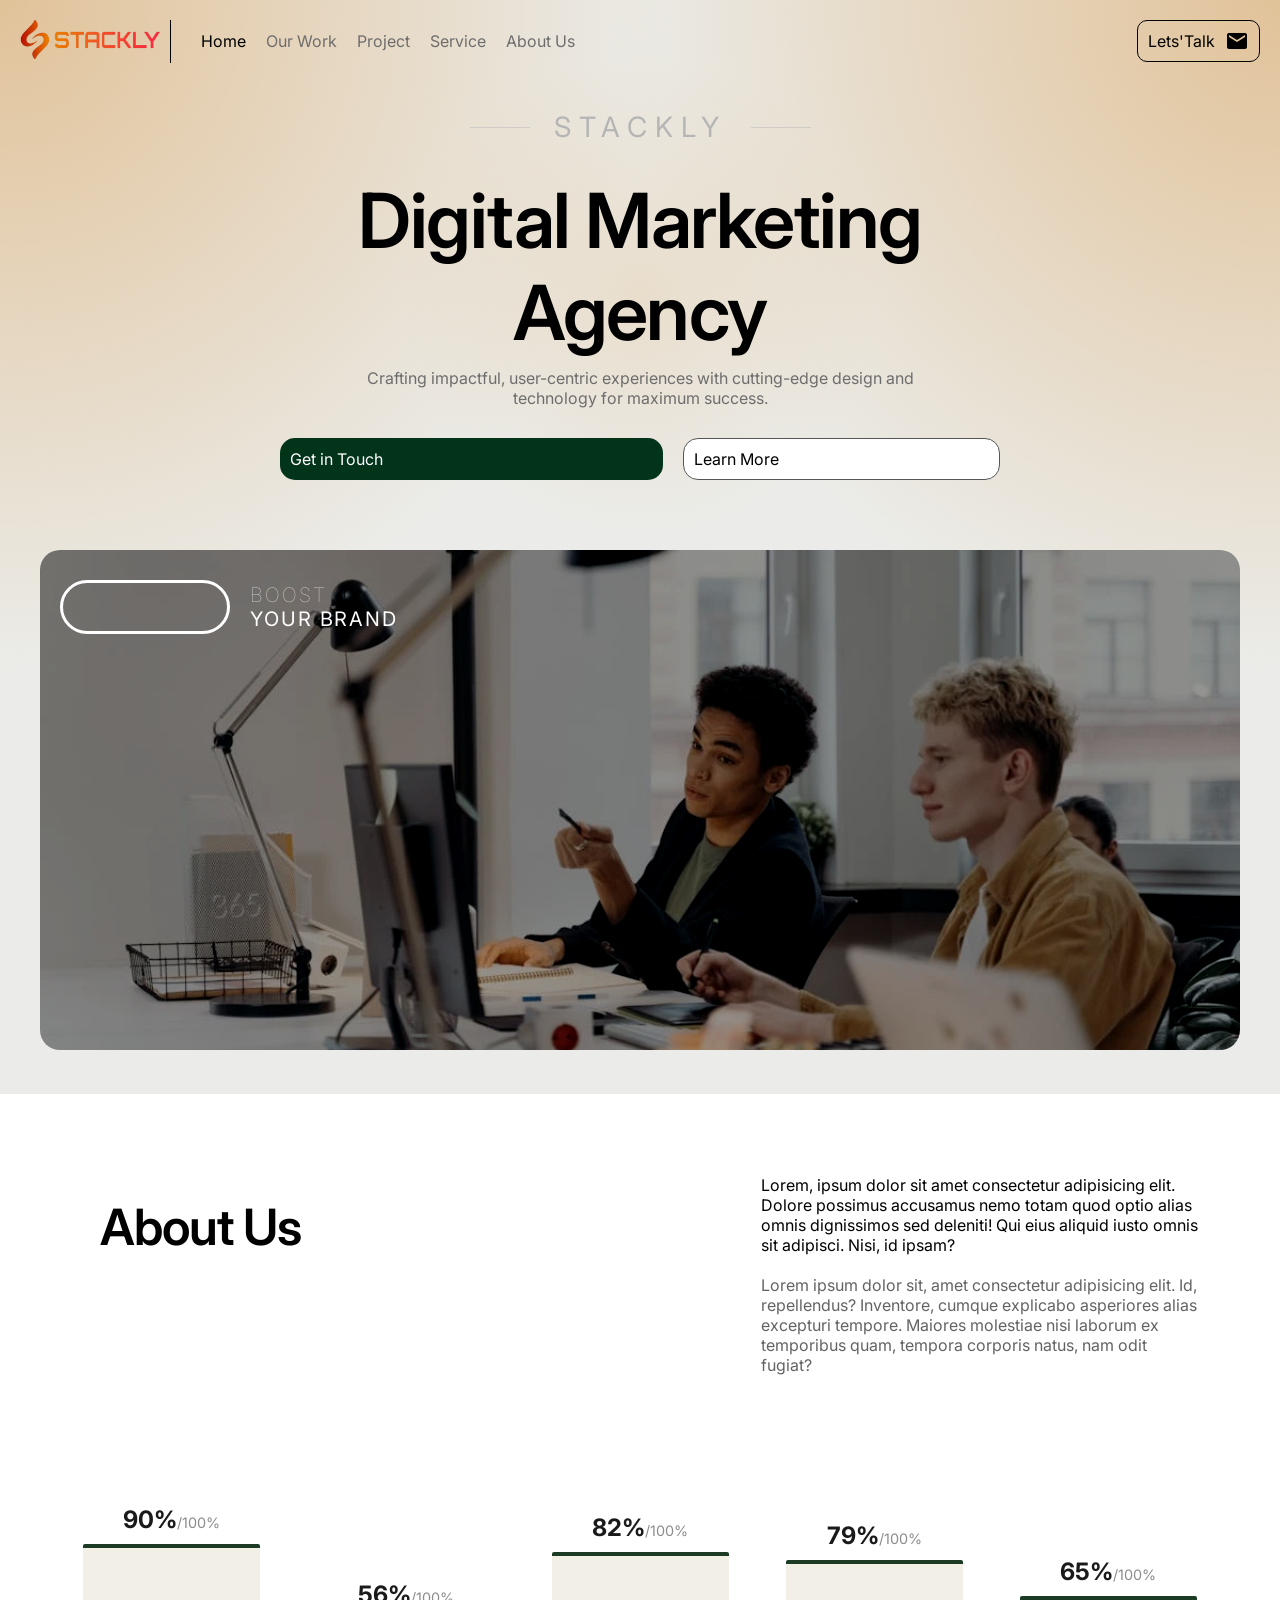
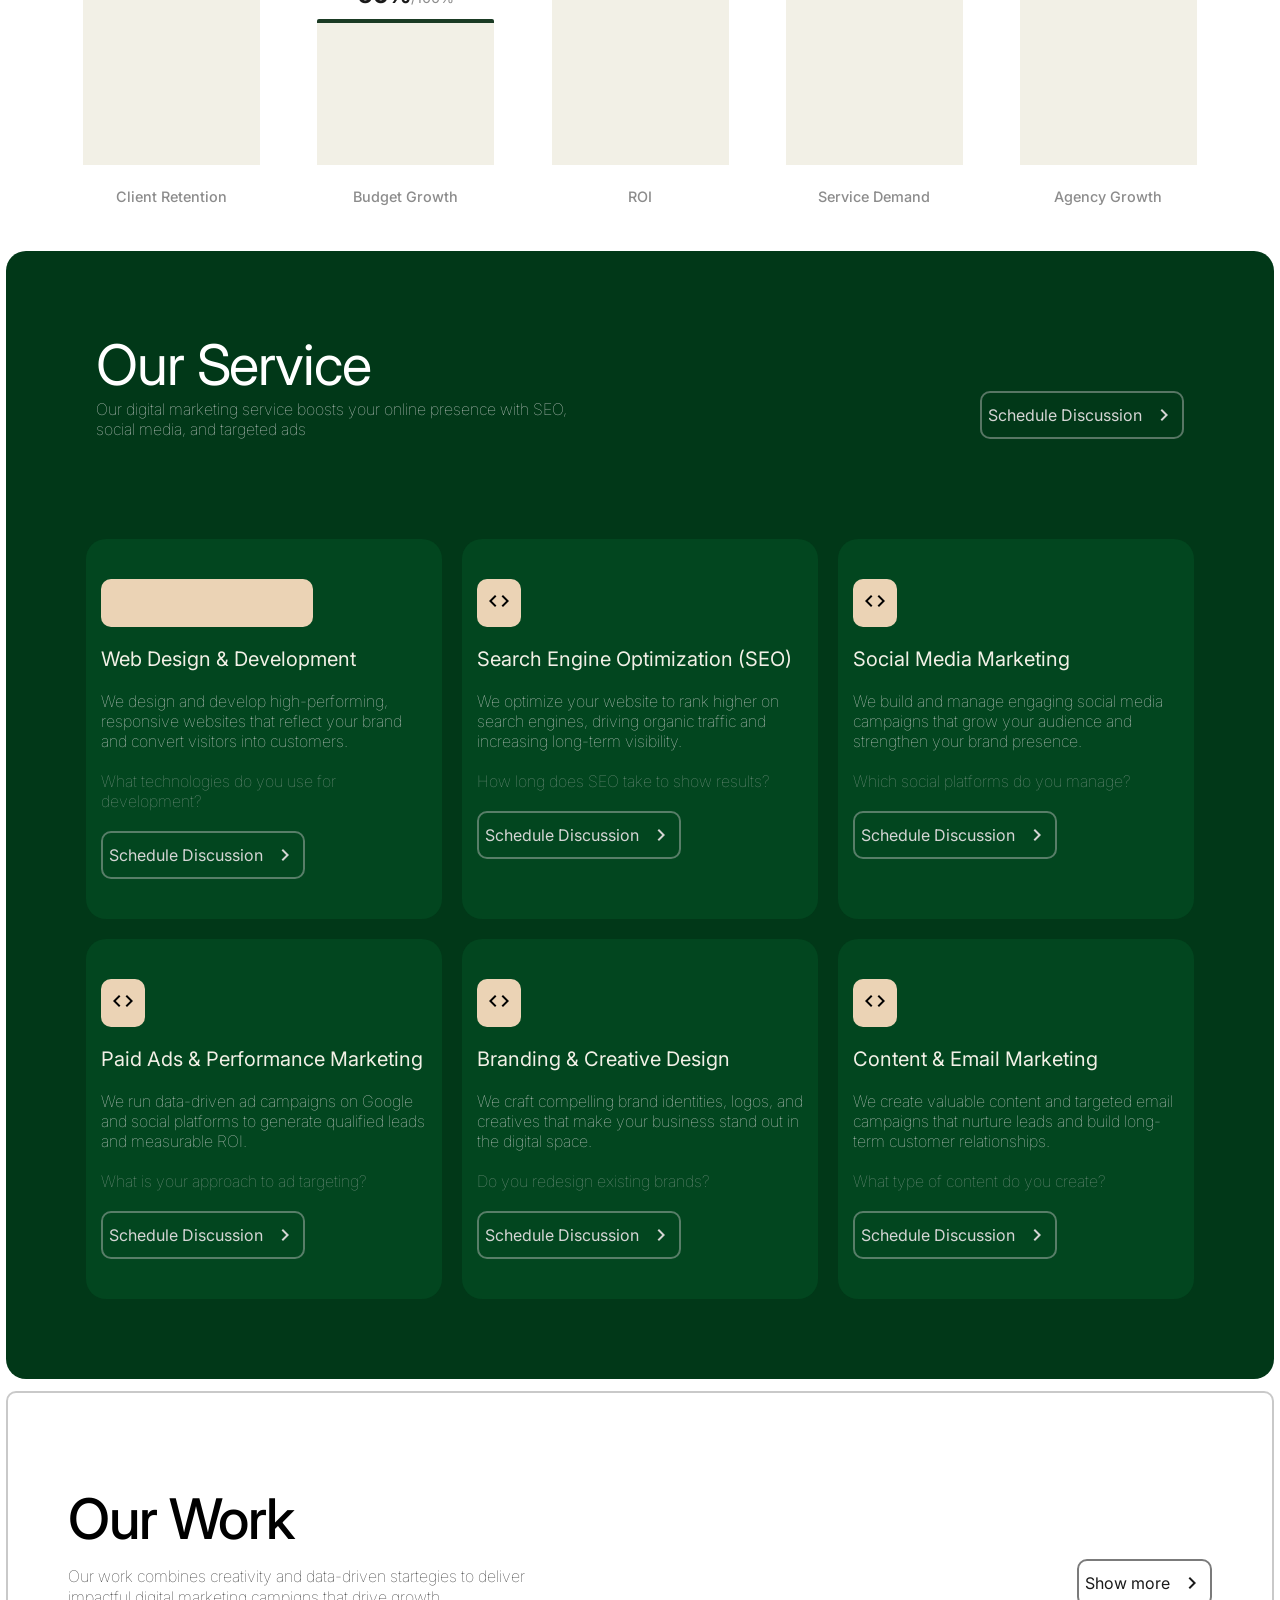
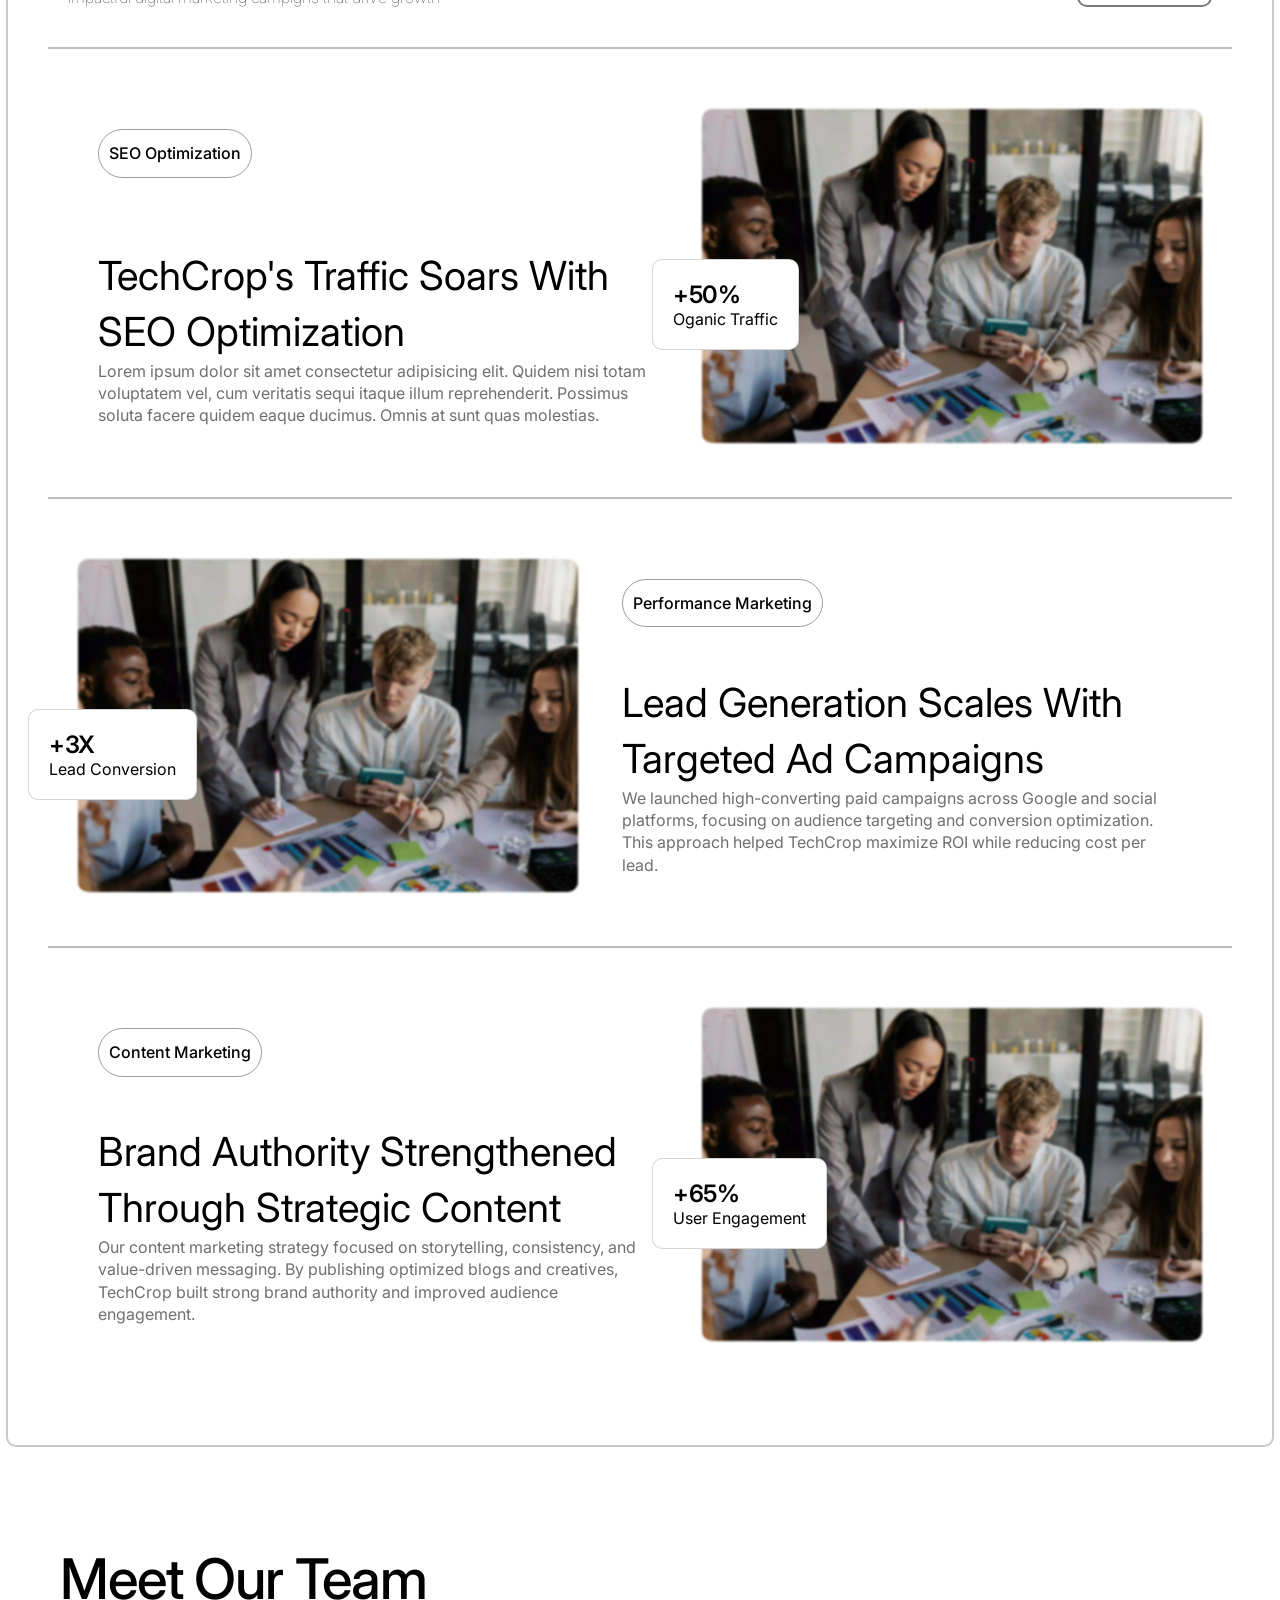
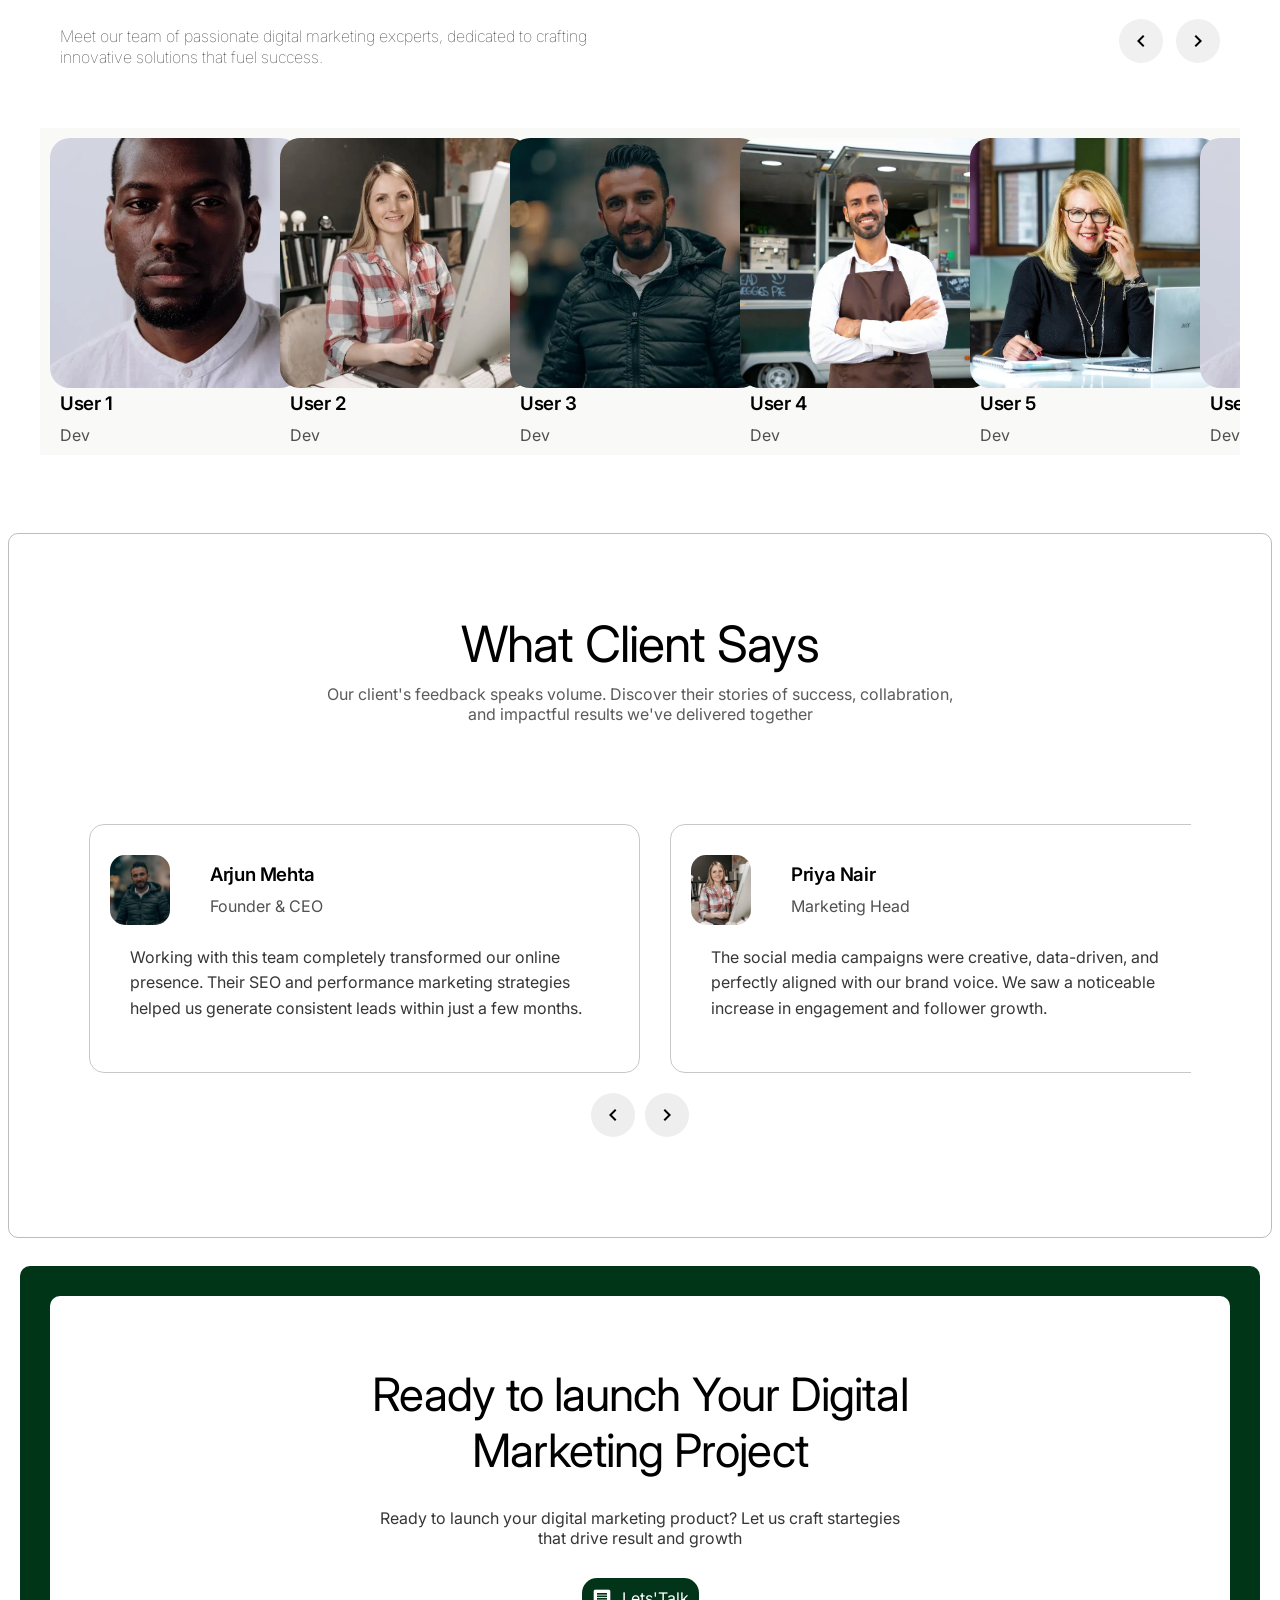
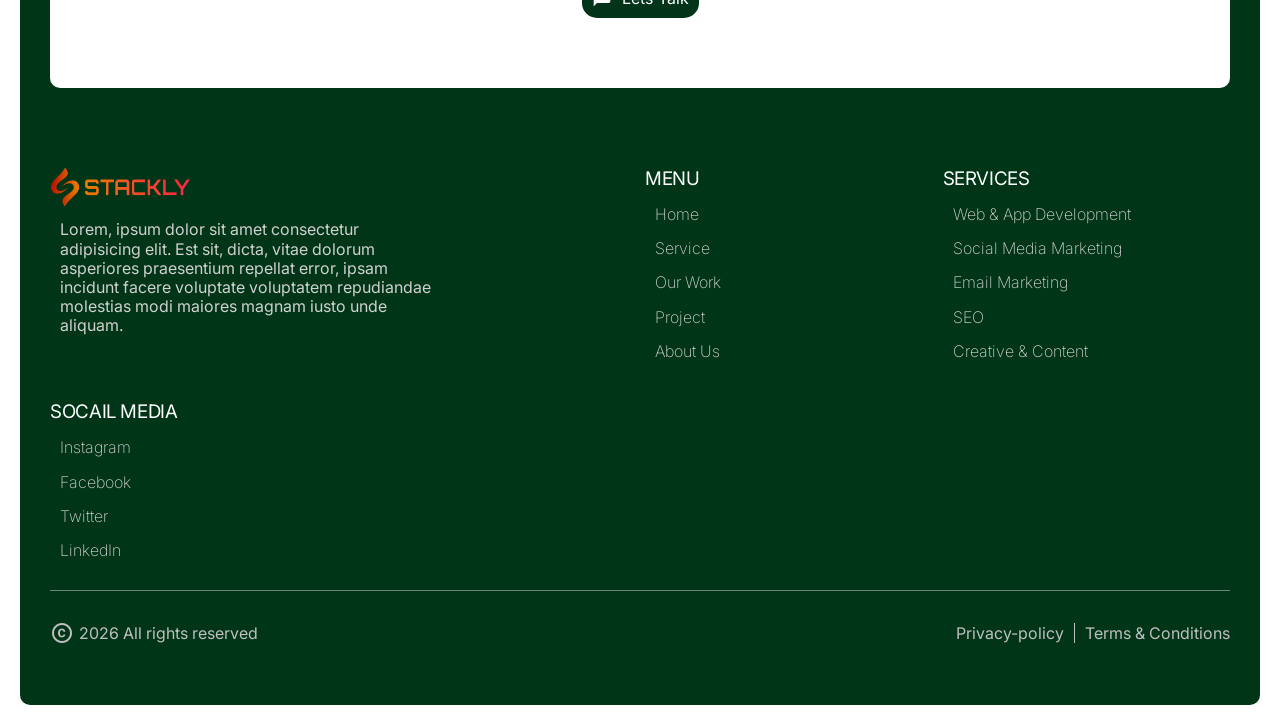
<file: index.html>
<!DOCTYPE html>
<html lang="en">

<head>
    <meta charset="UTF-8">
    <meta name="viewport" content="width=device-width, initial-scale=1.0">
    <title>Home || Digital Marketing</title>
    <link rel="stylesheet" href="style.css">
    <link href="https://fonts.googleapis.com/icon?family=Material+Icons" rel="stylesheet">
    <link rel="stylesheet" href="https://cdnjs.cloudflare.com/ajax/libs/font-awesome/6.5.1/css/all.min.css">
    <link href="https://cdn.jsdelivr.net/npm/aos@2.3.4/dist/aos.css" rel="stylesheet">
    <link rel="preconnect" href="https://fonts.googleapis.com">
    <link rel="preconnect" href="https://fonts.gstatic.com" crossorigin>
    <link href="https://fonts.googleapis.com/css2?family=Inter:wght@300;400;500;600;700&display=swap" rel="stylesheet">
</head>

<body>
    <header id="main-header">
        <div class="head-cls">
            <div class="head-left">
                <a href="index.html" class="head-logo">
                    <img src="./assets/stackly-logo.webp" alt="Stackly Logo" class="logo">
                </a>
                <div class="menu-items" id="navMenu">
                    <a href="index.html" class="active">Home</a>
                    <a href="404page.html">Our Work</a>
                    <a href="404page.html">Project</a>
                    <a href="404page.html">Service</a>
                    <a href="404page.html">About Us</a>
                    <a href="404page.html" class="ham-btn btn-transperant">Lets'Talk <span class="material-icons">mail</span> </a>
                    <div class="close-btn material-icons" id="closeMenu">close</div>
                </div>
            </div>
            <div class="head-btn">
                <a href="404page.html">Lets'Talk <span class="material-icons">mail</span> </a>
            </div>
            <div class="hamburger" id="hamburger">
                <span class="material-icons">menu</span>
            </div>
        </div>
    </header>
    <section class="hero">
        <div class="hero-section" id="hero">
            <div class="container hero-content" id="tilt-content">

                <div class="brand-line">
                    <span></span>
                    <h2 class="brand-text">STACKLY</h2>
                    <span></span>
                </div>
                <div class="hero-head" data-aos="fade-up">
                    <h1>Digital Marketing<br>Agency</h1>
                </div>

                <div class="hero-desc">
                    <p>Crafting impactful, user-centric experiences with cutting-edge design and technology for maximum
                        success.</p>
                </div>

                <div class="hero-btn">
                    <a href="404page.html" class="btn-primary">
                        Get in Touch
                        <span class="material-icons">arrow_outward</span>
                    </a>
                    <a href="404page.html" class="btn-secondary">
                        Learn More
                        <span class="material-icons">south_east</span>
                    </a>
                </div>
            </div>
        </div>
        <div class="brand" data-aos="fade-down">
            <div class="brand-image">
                <img src="./assets/hero.webp" alt="Hero Image" loading="lazy">
            </div>
            <div class="brand-overlay">
                <div class="brand-icon">
                    <span class="material-icons">rocket</span>
                </div>
                <p>Boost <br> <span>your Brand</span></p>
            </div>
        </div>
    </section>
    <section class="about-us">
        <div class="about-head" data-aos="fade-up">
            <h1 class="sec-head">About Us</h1>
            <div class="about-desc">
                <p>Lorem, ipsum dolor sit amet consectetur adipisicing elit. Dolore possimus accusamus nemo totam quod
                    optio alias omnis dignissimos sed deleniti! Qui eius aliquid iusto omnis sit adipisci. Nisi, id
                    ipsam?</p>
                <p class="about-dim">Lorem ipsum dolor sit, amet consectetur adipisicing elit. Id, repellendus?
                    Inventore, cumque explicabo asperiores alias excepturi tempore. Maiores molestiae nisi laborum ex
                    temporibus quam, tempora corporis natus, nam odit fugiat?</p>
            </div>
        </div>

        <div class="chart-wrapper" data-aos="fade">

            <div class="bar-column">
                <div class="bar-value">90%<span>/100%</span></div>
                <div class="bar-visual" style="--h: 90%;"></div>
                <div class="bar-label">Client Retention</div>
            </div>

            <div class="bar-column">
                <div class="bar-value">56%<span>/100%</span></div>
                <div class="bar-visual" style="--h: 56%;"></div>
                <div class="bar-label">Budget Growth</div>
            </div>

            <div class="bar-column">
                <div class="bar-value">82%<span>/100%</span></div>
                <div class="bar-visual" style="--h: 82%;"></div>
                <div class="bar-label">ROI</div>
            </div>

            <div class="bar-column">
                <div class="bar-value">79%<span>/100%</span></div>
                <div class="bar-visual" style="--h: 79%;"></div>
                <div class="bar-label">Service Demand</div>
            </div>

            <div class="bar-column">
                <div class="bar-value">65%<span>/100%</span></div>
                <div class="bar-visual" style="--h: 65%;"></div>
                <div class="bar-label">Agency Growth</div>
            </div>

        </div>
    </section>
    <section class="services">
        <div class="services-container">
            <div class="services-head-content">
                <div>
                    <h1>Our Service</h1>
                    <p>Our digital marketing service boosts your online presence with SEO,<br>social media, and targeted
                        ads</p>
                </div>
                <div>
                    <a href="404page.html" class="btn-transperant"> Schedule Discussion <span
                            class="material-icons">chevron_right</span> </a>
                </div>
            </div>
            <div class="services-card-grid">
                <div class="services-card" data-aos="fade-left" data-aos-delay="100">
                    <div class="services-icon"><span class="material-icons">terminal</span></div>
                    <div class="services-head">Web Design & Development</div>
                    <div class="services-desc">We design and develop high-performing, responsive websites that reflect
                        your brand and convert visitors into customers.</div>
                    <div class="services-faq">What technologies do you use for development?</div>
                    <div class="services-cta"><a href="404page.html" class="btn-transperant">Schedule Discussion <span
                                class="material-icons">chevron_right</span> </a></div>
                </div>
                <div class="services-card" data-aos="fade-left" data-aos-delay="200">
                    <div class="services-icon"><span class="material-icons">code</span></div>
                    <div class="services-head">Search Engine Optimization (SEO)</div>
                    <div class="services-desc">We optimize your website to rank higher on search engines, driving
                        organic traffic and increasing long-term visibility.</div>
                    <div class="services-faq">How long does SEO take to show results?</div>
                    <div class="services-cta"><a href="404page.html" class="btn-transperant">Schedule Discussion <span
                                class="material-icons">chevron_right</span> </a></div>
                </div>
                <div class="services-card" data-aos="fade-left" data-aos-delay="300">
                    <div class="services-icon"><span class="material-icons">code</span></div>
                    <div class="services-head">Social Media Marketing</div>
                    <div class="services-desc">We build and manage engaging social media campaigns that grow your
                        audience and strengthen your brand presence.</div>
                    <div class="services-faq">Which social platforms do you manage?</div>
                    <div class="services-cta"><a href="404page.html" class="btn-transperant">Schedule Discussion <span
                                class="material-icons">chevron_right</span> </a></div>
                </div>
                <div class="services-card" data-aos="fade-right" data-aos-delay="300">
                    <div class="services-icon"><span class="material-icons">code</span></div>
                    <div class="services-head">Paid Ads & Performance Marketing</div>
                    <div class="services-desc">We run data-driven ad campaigns on Google and social platforms to
                        generate qualified leads and measurable ROI.</div>
                    <div class="services-faq">What is your approach to ad targeting?</div>

                    <div class="services-cta"><a href="404page.html" class="btn-transperant">Schedule Discussion <span
                                class="material-icons">chevron_right</span> </a></div>
                </div>
                <div class="services-card" data-aos="fade-right" data-aos-delay="400">
                    <div class="services-icon"><span class="material-icons">code</span></div>
                    <div class="services-head">Branding & Creative Design</div>
                    <div class="services-desc">We craft compelling brand identities, logos, and creatives that make your
                        business stand out in the digital space.</div>
                    <div class="services-faq">Do you redesign existing brands?</div>
                    <div class="services-cta"><a href="404page.html" class="btn-transperant">Schedule Discussion <span
                                class="material-icons">chevron_right</span> </a></div>
                </div>
                <div class="services-card" data-aos="fade-right" data-aos-delay="500">
                    <div class="services-icon"><span class="material-icons">code</span></div>
                    <div class="services-head">Content & Email Marketing</div>
                    <div class="services-desc">We create valuable content and targeted email campaigns that nurture
                        leads and build long-term customer relationships.</div>
                    <div class="services-faq">What type of content do you create?</div>
                    <div class="services-cta"><a href="404page.html" class="btn-transperant">Schedule Discussion <span
                                class="material-icons">chevron_right</span> </a></div>
                </div>
            </div>
        </div>
    </section>
    <section class="our-work">
        <div class="our-work-container">
            <div class="work-head">
                <div>
                    <h1>Our Work</h1>
                    <p>Our work combines creativity and data-driven startegies to deliver <br> impactful digital
                        marketing
                        campigns that drive growth</p>
                </div>
                <a href="404page.html" class="btn-transperant">Show more <span
                        class="material-icons">chevron_right</span> </a>
            </div>
            <div class="work-content-container">
                <div class="work-content">
                    <div class="work-content-text" data-aos="fade-up" data-aos-delay="100">
                        <div class="work-chips-head">SEO Optimization</div>
                        <div>
                            <div class="work-head-content">TechCrop's Traffic Soars With SEO Optimization</div>
                            <div class="work-desc">Lorem ipsum dolor sit amet consectetur adipisicing elit. Quidem nisi
                                totam
                                voluptatem vel, cum veritatis sequi itaque illum reprehenderit. Possimus soluta facere
                                quidem
                                eaque ducimus. Omnis at sunt quas molestias.</div>
                        </div>
                    </div>
                    <div class="work-image" data-aos="fade-down" data-aos-delay="100">
                        <img src="./assets/work1.webp" alt="Image" loading="lazy">
                        <div class="work-overlay">
                            <h1>+50%</h1>
                            <p>Oganic Traffic</p>
                        </div>
                    </div>
                </div>
                <div class="work-content rev" data-aos="fade-down" data-aos-delay="100">
                    <div class="work-content-text">
                        <div class="work-chips-head">Performance Marketing</div>
                        <div>
                            <div class="work-head-content">
                                Lead Generation Scales With Targeted Ad Campaigns
                            </div>

                            <div class="work-desc">
                                We launched high-converting paid campaigns across Google and social platforms, focusing
                                on audience targeting and conversion optimization. This approach helped TechCrop
                                maximize ROI while reducing cost per lead.
                            </div>
                        </div>
                    </div>
                    <div class="work-image" data-aos="fade-up" data-aos-delay="100">
                        <img src="./assets/work1.webp" alt="Image" loading="lazy">
                        <div class="work-overlay">
                            <h1>+3X</h1>
                            <p>Lead Conversion</p>
                        </div>
                    </div>
                </div>
                <div class="work-content" data-aos="fade-up" data-aos-delay="100">
                    <div class="work-content-text">
                        <div class="work-chips-head">Content Marketing</div>
                        <div>
                            <div class="work-head-content">
                                Brand Authority Strengthened Through Strategic Content
                            </div>

                            <div class="work-desc">
                                Our content marketing strategy focused on storytelling, consistency, and value-driven
                                messaging. By publishing optimized blogs and creatives, TechCrop built strong brand
                                authority and improved audience engagement.
                            </div>
                        </div>
                    </div>
                    <div class="work-image" data-aos="fade-down" data-aos-delay="100">
                        <img src="./assets/work1.webp" alt="Image" loading="lazy">
                        <div class="work-overlay">
                            <h1>+65%</h1>
                            <p>User Engagement</p>
                        </div>
                    </div>
                </div>
            </div>
        </div>
    </section>
    <section class="team container">
        <div class="team-container">
            <div class="sec-head">
                <div>
                    <h1>Meet Our Team</h1>
                    <p>Meet our team of passionate digital marketing excperts, dedicated to crafting innovative
                        solutions that fuel success.</p>
                </div>
                <div class="team-btn">
                    <span id="btn-left" class="material-icons">chevron_left</span>
                    <span id="btn-right" class="material-icons">chevron_right</span>
                </div>
            </div>
            <div class="team-slider">
                <div class="team-grid" data-aos="fade-up">
                    <div class="team-content"><img src="./assets/team1.webp" alt="P1">
                        <div class="team-info">
                            <h3>User 1</h3><span class="team-role">Dev</span>
                        </div>
                    </div>
                    <div class="team-content"><img src="./assets/team2.webp" alt="P2">
                        <div class="team-info">
                            <h3>User 2</h3><span class="team-role">Dev</span>
                        </div>
                    </div>
                    <div class="team-content"><img src="./assets/team3.webp" alt="P3">
                        <div class="team-info">
                            <h3>User 3</h3><span class="team-role">Dev</span>
                        </div>
                    </div>
                    <div class="team-content"><img src="./assets/team4.webp" alt="P4">
                        <div class="team-info">
                            <h3>User 4</h3><span class="team-role">Dev</span>
                        </div>
                    </div>
                    <div class="team-content"><img src="./assets/team5.webp" alt="P5">
                        <div class="team-info">
                            <h3>User 5</h3><span class="team-role">Dev</span>
                        </div>
                    </div>
                    <div class="team-content"><img src="./assets/team1.webp" alt="P6">
                        <div class="team-info">
                            <h3>User 6</h3><span class="team-role">Dev</span>
                        </div>
                    </div>
                    <div class="team-content"><img src="./assets/team2.webp" alt="P7">
                        <div class="team-info">
                            <h3>User 7</h3><span class="team-role">Dev</span>
                        </div>
                    </div>
                    <div class="team-content"><img src="./assets/team3.webp" alt="P8">
                        <div class="team-info">
                            <h3>User 8</h3><span class="team-role">Dev</span>
                        </div>
                    </div>
                    <div class="team-content"><img src="./assets/team4.webp" alt="P9">
                        <div class="team-info">
                            <h3>User 9</h3><span class="team-role">Dev</span>
                        </div>
                    </div>
                    <div class="team-content"><img src="./assets/team5.webp" alt="P10">
                        <div class="team-info">
                            <h3>User 10</h3><span class="team-role">Dev</span>
                        </div>
                    </div>
                </div>
            </div>
        </div>
    </section>
    <section class="client" data-aos="fade-down">
        <div class="client-container">
            <div class="client-head">
                <h1>What Client Says</h1>
                <p>Our client's feedback speaks volume. Discover their stories of success, collabration, <br> and
                    impactful results we've delivered together</p>
            </div>
            <div class="reviews container">
                <div class="review-window">
                    <div class="client-grid">

                        <div class="client-card">
                            <div class="client-head-card">
                                <img src="./assets/team3.webp" alt="Person 1">
                                <div class="client-info">
                                    <h3>Arjun Mehta</h3>
                                    <p>Founder & CEO</p>

                                </div>
                            </div>
                            <div class="client-review">
                                Working with this team completely transformed our online presence. Their SEO and
                                performance marketing strategies helped us generate consistent leads within just a few
                                months.
                            </div>

                        </div>

                        <div class="client-card">
                            <div class="client-head-card">
                                <img src="./assets/team2.webp" alt="Person 2">
                                <div class="client-info">
                                    <h3>Priya Nair</h3>
                                    <p>Marketing Head</p>
                                </div>
                            </div>
                            <div class="client-review">
                                The social media campaigns were creative, data-driven, and perfectly aligned with our
                                brand voice. We saw a noticeable increase in engagement and follower growth.
                            </div>
                        </div>

                        <div class="client-card">
                            <div class="client-head-card">
                                <img src="./assets/team5.webp" alt="Person 3">
                                <div class="client-info">
                                    <h3>Rahul Sharma</h3>
                                    <p>Co-Founder</p>
                                </div>
                            </div>
                            <div class="client-review">
                                Their performance marketing approach helped us reduce our ad spend while increasing
                                conversions. The team is responsive, transparent, and results-focused.
                            </div>
                        </div>

                        <div class="client-card">
                            <div class="client-head-card">
                                <img src="./assets/team4.webp" alt="Person 4">
                                <div class="client-info">
                                    <h3>Ananya Iyer</h3>
                                    <p>Business Owner</p>
                                </div>
                            </div>
                            <div class="client-review">
                                From website redesign to content strategy, everything was handled professionally. Our
                                brand visibility improved significantly across digital platforms.
                            </div>
                        </div>

                        <div class="client-card">
                            <div class="client-head-card">
                                <img src="./assets/team1.webp" alt="Person 5">
                                <div class="client-info">
                                    <h3>Karthik Subramanian</h3>
                                    <p>Managing Director</p>
                                </div>
                            </div>
                            <div class="client-review">
                                Their digital marketing expertise helped us scale faster than expected. Regular
                                reporting and clear communication made the entire process smooth and effective.
                            </div>
                        </div>

                    </div>
                    <div class="client-btn">
                        <span id="review-prev" class="material-icons">chevron_left</span>
                        <span id="review-next" class="material-icons">chevron_right</span>
                    </div>
                </div>
            </div>
        </div>
    </section>
    <section class="footer-cta">
        <div class="footer-cta-container">
            <div class="cta" data-aos="zoom-in">
                <div class="cta-container">
                    <h1>Ready to launch Your Digital <br> Marketing Project</h1>
                    <p>Ready to launch your digital marketing product? Let us craft startegies <br> that drive result
                        and
                        growth</p>
                    <a href="404page.html" class="btn-primary"> <span class="material-icons"> message</span> Lets'Talk
                    </a>
                </div>
            </div>
            <footer>
                <div class="footer-container">
                    <div class="footer-logo" data-aos="fade-up" data-aos-delay="100">
                        <img src="./assets/stackly-logo.webp" alt="LOGO" class="logo">
                        <p>Lorem, ipsum dolor sit amet consectetur adipisicing elit. Est sit, dicta, vitae dolorum
                            asperiores praesentium repellat error, ipsam incidunt facere voluptate voluptatem
                            repudiandae molestias modi maiores magnam iusto unde aliquam.</p>
                    </div>
                    <div class="footer-content" data-aos="fade-up" data-aos-delay="200">
                        <h3 class="footer-head">Menu</h3>
                        <a href="index.html">Home</a>
                        <a href="404page.html">Service</a>
                        <a href="404page.html">Our Work</a>
                        <a href="404page.html">Project </a>
                        <a href="404page.html">About Us</a>
                    </div>
                    <div class="footer-content" data-aos="fade-up" data-aos-delay="300">
                        <h3 class="footer-head">Services</h3>
                        <a href="404page.html">Web & App Development</a>
                        <a href="404page.html">Social Media Marketing</a>
                        <a href="404page.html">Email Marketing</a>
                        <a href="404page.html">SEO </a>
                        <a href="404page.html">Creative & Content</a>
                    </div>
                    <div class="footer-content" data-aos="fade-up" data-aos-delay="400">
                        <h3 class="footer-head">Socail Media</h3>
                        <a href="404page.html">Instagram</a>
                        <a href="404page.html">Facebook</a>
                        <a href="404page.html">Twitter</a>
                        <a href="404page.html">LinkedIn </a>
                    </div>
                </div>
                <div class="footer-copy" data-aos="fade" data-aos-delay="500">
                    <p> <span class="material-icons"> copyright</span> 2026 All rights reserved</p>
                    <div class="legel-link">
                        <a href="404page.html" class="legel-bor">Privacy-policy</a>
                        <a href="404page.html">Terms & Conditions</a>
                    </div>
                </div>
            </footer>
        </div>
    </section>
    <script src="https://unpkg.com/aos@next/dist/aos.js"></script>
    <script>
        AOS.init({
            duration: 600,
            easing: 'ease-out',
            once: true,
            offset: 50,
            // disable: 'mobile'
        });
    </script>
    <script>
        const header = document.getElementById('main-header');
        window.addEventListener('scroll', () => {
            if (window.scrollY > 50) {
                header.classList.add('scrolled');
            } else {
                header.classList.remove('scrolled');
            }
        });
    </script>
    <script>
        document.addEventListener('DOMContentLoaded', () => {
            const track = document.querySelector('.team-grid');
            const btnLeft = document.getElementById('btn-left');
            const btnRight = document.getElementById('btn-right');

            let currentIndex = 0;
            const totalItems = document.querySelectorAll('.team-content').length;

            const getItemsToShow = () => window.innerWidth <= 768 ? 1 : 6;

            let itemsToShow = getItemsToShow();
            let maxIndex = totalItems - itemsToShow;

            let autoPlayDirection = 1;
            let autoPlayInterval;

            window.addEventListener('resize', () => {
                itemsToShow = getItemsToShow();
                maxIndex = totalItems - itemsToShow;
                if (currentIndex > maxIndex) currentIndex = maxIndex;

                updateCarousel();
            });

            function updateCarousel() {
                if (currentIndex < 0) currentIndex = 0;
                if (currentIndex > maxIndex) currentIndex = maxIndex;

                const percentage = currentIndex * (100 / itemsToShow);
                track.style.transform = `translateX(-${percentage}%)`;
            }

            function startAutoPlay() {
                stopAutoPlay();
                autoPlayInterval = setInterval(() => {
                    currentIndex += autoPlayDirection;

                    if (currentIndex >= maxIndex) {
                        currentIndex = maxIndex;
                        autoPlayDirection = -1;
                    } else if (currentIndex <= 0) {
                        currentIndex = 0;
                        autoPlayDirection = 1;
                    }

                    updateCarousel();
                }, 3000);
            }

            function stopAutoPlay() {
                clearInterval(autoPlayInterval);
            }

            btnRight.addEventListener('click', () => {
                stopAutoPlay();
                if (currentIndex < maxIndex) {
                    currentIndex++;
                    updateCarousel();
                }
                startAutoPlay();
            });

            btnLeft.addEventListener('click', () => {
                stopAutoPlay();
                if (currentIndex > 0) {
                    currentIndex--;
                    updateCarousel();
                }
                startAutoPlay();
            });

            updateCarousel();
            startAutoPlay();
        });
    </script>
    <script>
        document.addEventListener('DOMContentLoaded', () => {
            const track = document.querySelector('.client-grid');
            const btnNext = document.getElementById('review-next');
            const btnPrev = document.getElementById('review-prev');

            let currentIndex = 0;
            const totalItems = document.querySelectorAll('.client-card').length;

            const getItemsToShow = () => window.innerWidth <= 768 ? 1 : 2;

            let itemsToShow = getItemsToShow();
            let maxIndex = totalItems - itemsToShow;

            let autoPlayDirection = 1;
            let autoPlayInterval;

            window.addEventListener('resize', () => {
                itemsToShow = getItemsToShow();
                maxIndex = totalItems - itemsToShow;
                if (currentIndex > maxIndex) currentIndex = maxIndex;
                updateCarousel();
            });

            function updateCarousel() {
                if (currentIndex < 0) currentIndex = 0;
                if (currentIndex > maxIndex) currentIndex = maxIndex;

                const percentage = currentIndex * (100 / itemsToShow);
                track.style.transform = `translateX(-${percentage}%)`;
            }

            function startAutoPlay() {
                stopAutoPlay();
                autoPlayInterval = setInterval(() => {
                    currentIndex += autoPlayDirection;

                    if (currentIndex >= maxIndex) {
                        currentIndex = maxIndex;
                        autoPlayDirection = -1;
                    } else if (currentIndex <= 0) {
                        currentIndex = 0;
                        autoPlayDirection = 1;
                    }

                    updateCarousel();
                }, 3500);
            }

            function stopAutoPlay() {
                clearInterval(autoPlayInterval);
            }

            btnNext.addEventListener('click', () => {
                stopAutoPlay();
                if (currentIndex < maxIndex) {
                    currentIndex++;
                    updateCarousel();
                }
                startAutoPlay();
            });

            btnPrev.addEventListener('click', () => {
                stopAutoPlay();
                if (currentIndex > 0) {
                    currentIndex--;
                    updateCarousel();
                }
                startAutoPlay();
            });

            updateCarousel();
            startAutoPlay();
        });
    </script>
    <script>
        const hamburger = document.getElementById("hamburger");
        const navMenu = document.getElementById("navMenu");
        const closeMenu = document.getElementById("closeMenu");

        function openMenu() {
            navMenu.classList.add("active");
            closeMenu.classList.add("active");
            document.body.style.overflow = "hidden";
        }

        function closeNav() {
            navMenu.classList.remove("active");
            closeMenu.classList.remove("active");
            document.body.style.overflow = "";
        }

        hamburger.addEventListener("click", openMenu);
        closeMenu.addEventListener("click", closeNav);

        document.querySelectorAll(".nav-items a").forEach(link => {
            link.addEventListener("click", closeNav);
        });
    </script>
    <script>
        const heroSection = document.getElementById('hero');
        const content = document.getElementById('tilt-content');

        heroSection.addEventListener('mousemove', (e) => {
            const { clientX, clientY } = e;
            const { offsetWidth, offsetHeight } = heroSection;

            const xPos = (clientX / offsetWidth) * 100;
            const yPos = (clientY / offsetHeight) * 100;

            heroSection.style.setProperty('--mouse-x', `${xPos}%`);
            heroSection.style.setProperty('--mouse-y', `${yPos}%`);

            const moveX = (clientX - offsetWidth / 2) / 40;
            const moveY = (clientY - offsetHeight / 2) / 40;

            content.style.transform = `translate(${moveX}px, ${moveY}px)`;
        });

        heroSection.addEventListener('mouseleave', () => {
            content.style.transform = `translate(0px, 0px)`;
        });
    </script>
</body>

</html>
</file>
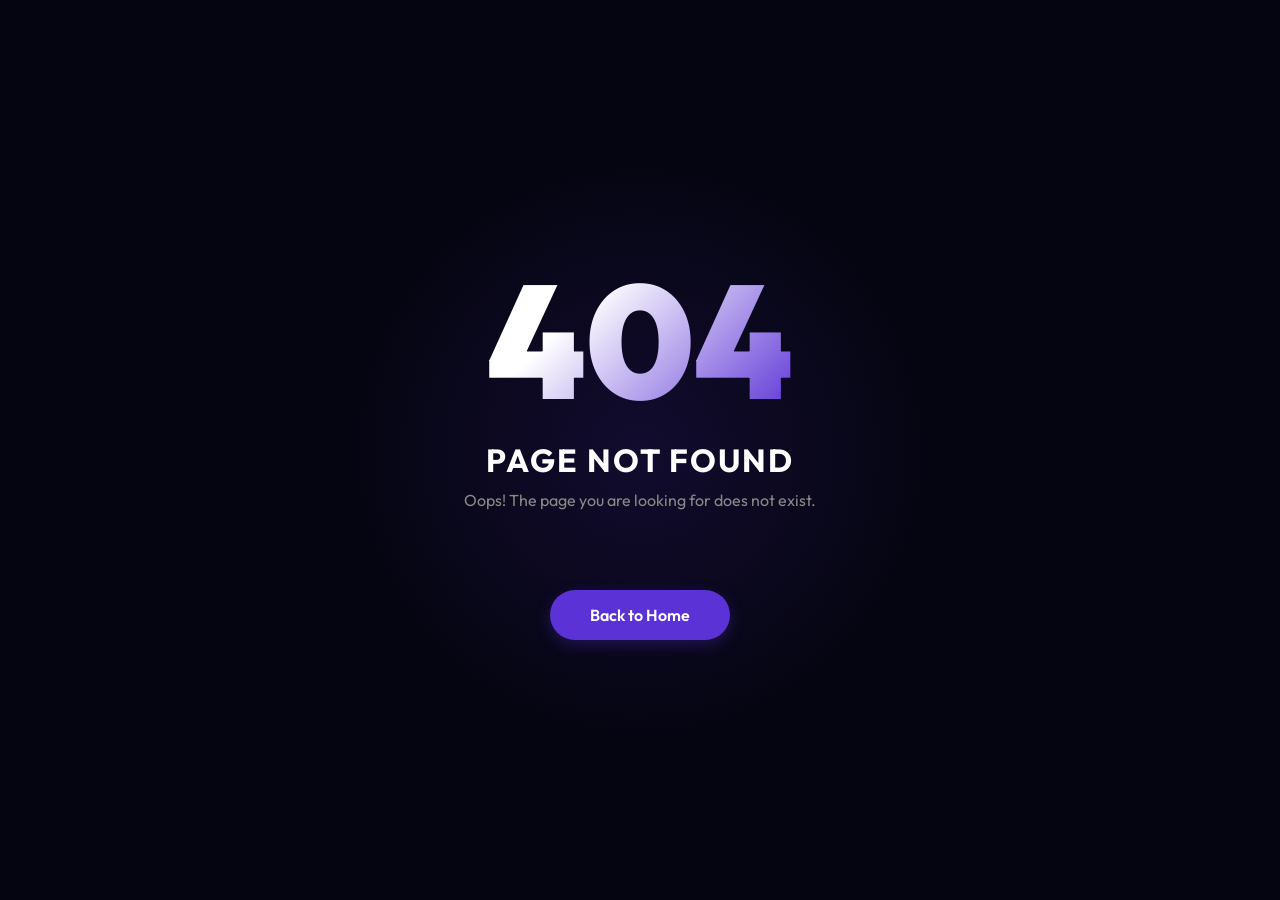
<file: 404page.html>
<!DOCTYPE html>
<html lang="en">

<head>
    <meta charset="UTF-8">
    <meta name="viewport" content="width=device-width, initial-scale=1.0">
    <title>Page Not Found</title>
    <link href="https://fonts.googleapis.com/css2?family=Outfit:wght@300;400;700;900&display=swap" rel="stylesheet">

    <style>
        * {
            margin: 0;
            padding: 0;
            box-sizing: border-box;
            font-family: 'Outfit', sans-serif;
        }

        body {
            background-color: #050511;
            color: white;
            height: 100vh;
            display: flex;
            flex-direction: column;
            justify-content: center;
            align-items: center;
            text-align: center;
            overflow: hidden;
            position: relative;
            overflow-x: hidden;
        }

        body::before {
            content: '';
            position: absolute;
            width: 600px;
            height: 600px;
            background: radial-gradient(circle, rgba(91, 50, 214, 0.15) 0%, transparent 70%);
            top: 50%;
            left: 50%;
            transform: translate(-50%, -50%);
            z-index: -1;
            pointer-events: none;
        }

        ::-webkit-scrollbar {
            width: 12px;
        }

        ::-webkit-scrollbar-track {
            background: #02020a;
            border-left: 1px solid rgba(255, 255, 255, 0.05);
        }

        ::-webkit-scrollbar-thumb {
            background-color: #3b2a7a;
            border-radius: 6px;
            border: 3px solid #02020a;
        }

        ::-webkit-scrollbar-thumb:hover {
            background-color: #5b32d6;
        }

        html {
            scrollbar-color: #3b2a7a #02020a;
            scrollbar-width: thin;
        }

        h1 {
            font-size: 10rem;
            line-height: 1;
            font-weight: 900;
            background: linear-gradient(135deg, #fff 30%, #5b32d6 100%);
            -webkit-background-clip: text;
            -webkit-text-fill-color: transparent;
            margin-bottom: 20px;
            animation: float 6s ease-in-out infinite;
        }

        h2 {
            font-size: 2rem;
            margin-bottom: 10px;
            text-transform: uppercase;
            letter-spacing: 2px;
        }

        p {
            color: #888;
            margin-bottom: 40px;
            font-size: 1rem;
        }

        .btn-home {
            display: inline-block;
            text-decoration: none;
            background-color: #5b32d6;
            color: white;
            padding: 15px 40px;
            border-radius: 50px;
            font-weight: 600;
            font-size: 1rem;
            transition: all 0.3s ease;
            box-shadow: 0 5px 15px rgba(91, 50, 214, 0.3);
        }

        .btn-home:hover {
            background-color: #4a26b5;
            transform: translateY(-3px);
            box-shadow: 0 8px 25px rgba(91, 50, 214, 0.5);
        }

        @keyframes float {
            0% {
                transform: translateY(0px);
            }

            50% {
                transform: translateY(-20px);
            }

            100% {
                transform: translateY(0px);
            }
        }

        @media (max-width: 600px) {
            h1 {
                font-size: 6rem;
            }

            h2 {
                font-size: 1.5rem;
            }
        }
    </style>
</head>

<body>

    <h1>404</h1>

    <h2>Page Not Found</h2>
    <p>Oops! The page you are looking for does not exist.</p>

    <br><br>
    <a href="index.html" class="btn-home">Back to Home</a>

</body>

</html>
</file>
<file: style.css>
:root {
    --light-white: rgb(110, 109, 109);
    --black: black;
}

:root {
    --bg-color: #F9F7F2;
    --bar-color: #F2F0E6;
    --accent-color: #1B3B24;
    --text-main: #1a1a1a;
    --text-sub: #8c8c8c;
}

* {
    margin: 0;
    padding: 0;
    box-sizing: border-box;
}

body {
    overflow-x: hidden;
    font-family: 'Inter', -apple-system, BlinkMacSystemFont, "Helvetica Neue", Arial, sans-serif;
    -webkit-font-smoothing: antialiased;
    -moz-osx-font-smoothing: grayscale;
}

h1,
h2,
h3 {
    letter-spacing: -0.02em;
    font-weight: 600;
}

.container {
    padding: 70px 40px !important;
}

a {
    text-decoration: none;
}

img {
    width: 100%;
}

.btn-primary {
    padding: 10px 10px;
    display: flex;
    align-items: center;
    gap: 10px;
    background-color: #02341a;
    border-radius: 15px;
    text-align: center;
    color: white;
    transition: all 0.3s ease-in;
}

.btn-secondary {
    padding: 10px 10px;
    display: flex;
    align-items: center;
    gap: 10px;
    background-color: white;
    border-radius: 15px;
    text-align: center;
    color: black;
    border: 1px solid rgb(87, 86, 86);
    transition: all 0.3s ease-in;
}

.btn-primary span {
    font-size: 20px;
}

.btn-secondary span {
    font-size: 20px;
}

.btn-secondary:hover {
    background-color: #02341a;
    color: white;
}

.btn-primary:hover {
    background-color: white;
    color: black;
}

.btn-transperant:hover {
    background-color: #003518;
    color: white !important;
}

header {
    position: fixed;
    top: 0;
    width: 100%;
    padding: 20px;
    z-index: 1000;
    transition: all 0.3s ease-in;
}

header.scrolled {
    background-color: #ffffff;
    box-shadow: 0 4px 6px -1px rgba(0, 0, 0, 0.1);
}

.logo {
    width: 140px;
}

.head-cls {
    display: flex;
    flex-direction: row;
    justify-content: space-between;
    align-items: center;
}

.head-left {
    display: flex;
    flex-direction: row;
    align-items: center;
    gap: 30px;
}

.head-logo {
    padding-right: 10px;
    border-right: 1px solid black;
}

.menu-items {
    display: flex;
    flex-direction: row;
    gap: 20px;
}

.menu-items a {
    color: var(--light-white);
    transition: all 0.3s ease;
}

.menu-items .active {
    color: var(--black);
}

.menu-items a:hover {
    color: var(--black);
}

.head-btn a {
    padding: 8px 10px;
    border: 1px solid;
    display: flex;
    align-items: center;
    justify-content: center;
    gap: 10px;
    color: var(--black);
    border-radius: 10px;
}

.ham-btn {
    display: none !important;
}

@media (max-width:768px) {
    .menu-items {
        display: none;
    }

    .head-btn {
        display: none;
    }
}

.hamburger {
    display: none;
    cursor: pointer;
}

.nav-items .close-btn {
    display: none;
}

.close-btn {
    position: fixed;
    top: 30px;
    right: 30px;
    font-size: 36px;
    color: #fff;
    cursor: pointer;
    z-index: 1001;
    display: none !important;
}

header,
.header-items {
    overflow: visible !important;
}

@media (max-width: 768px) {
    .ham-btn {
        display: block !important;
    }

    .head-logo {
        z-index: 10000;
    }

    .menu-items {
        position: fixed;
        inset: 0;
        width: 100vw;
        height: 100vh;
        background: #090d20;
        display: flex !important;
        flex-direction: column;
        align-items: center;
        justify-content: center;
        gap: 28px;
        transform: translateY(-100%);
        transition: transform 0.4s ease;
        z-index: 9999;
    }

    .menu-items.active {
        transform: translateY(0);
        color: white !important;
    }

    .menu-items a {
        color: #a7a7a7;
        font-size: 26px;
        font-weight: 600;
        text-decoration: none;
    }

    .menu-items .active {
        color: white;
    }

    .menu-items a:hover {
        color: white;
    }

    .hamburger {
        display: flex;
        align-items: center;
        justify-content: center;
        font-size: 32px;
        cursor: pointer;
        color: rgb(0, 0, 0);
    }

    .head-btn {
        display: none;
    }

    .close-btn.active {
        display: block !important;
    }
}


.hero {
    min-height: 100vh;
    padding: 40px;
    background-image:
        radial-gradient(circle at top left, rgba(223, 185, 135, 0.816) 0%, transparent 40%),

        radial-gradient(circle at top right, rgba(223, 185, 135, 0.816) 0%, transparent 40%);

    background-repeat: no-repeat;
    background-color: #ebece9;
    border-bottom: 1px solid white;
    transition: all 0.3s ease;
}

.hero-content {
    padding: 120px;
    text-align: center;
    display: flex;
    flex-direction: column;
    align-items: center;
    justify-content: center;
    gap: 10px;
    background: radial-gradient(600px circle at var(--mouse-x, 50%) var(--mouse-y, 50%),
            rgba(230, 200, 160, 0.4),
            transparent 40%)
}

.brand-line {
    display: flex;
    align-items: center;
    justify-content: center;
    gap: 24px;
    margin-bottom: 20px;
}

.brand-line span {
    width: 60px;
    height: 1px;
    background: #bfbfbf;
    opacity: 0.6;
}

.brand-text {
    font-size: 28px;
    letter-spacing: 8px;
    font-weight: 400;
    color: #b5b5b5;
    text-transform: uppercase;
    font-family: "Poppins", "Inter", sans-serif;
}

.hero-head h1 {
    text-align: center;
    font-size: 76px;
    transform: translateY(120%);
    animation: revealText 1s cubic-bezier(0.16, 1, 0.3, 1) 0.4s forwards;
}

.hero-content:hover .brand-line span {
    width: 100px;
    background-color: var(--accent-color);
}

@media (max-width:678px) {
    .hero-content {
        padding: 50px;
    }

    .hero-head h1 {
        font-size: 50px;
    }

    .brand-line span {
        width: 30px;
    }

    .hero-desc p {
        width: 100%;
    }

    .brand-image img {
        padding: 0px !important;
        height: 300px !important;
    }

    .hero {
        padding: 10px;
        padding-top: 60px !important;
    }
}

.hero-desc p {
    font-size: 16px;
    max-width: 600px;
    color: var(--light-white);
    animation: fadeUp 0.8s ease-out 1s forwards;

}

.hero-btn {
    display: flex;
    flex-direction: row;
    gap: 20px;
    margin-top: 20px;
    animation: fadeUp 0.8s ease-out 1s forwards;
}

@keyframes revealText {
    0% {
        transform: translateY(120%);
    }

    100% {
        transform: translateY(0);
    }
}

@keyframes fadeUp {
    0% {
        opacity: 0;
        transform: translateY(20px);
    }

    100% {
        opacity: 1;
        transform: translateY(0);
    }
}

.brand {
    position: relative;
}

.brand-image img {
    width: 100%;
    height: 500px;
    object-fit: cover;
    filter: brightness(0.6) contrast(1.1);
    border-radius: 20px;
}

.brand-overlay {
    position: absolute;
    left: 20px;
    top: 30px;
    z-index: 100;
    display: flex;
    gap: 20px;
    align-items: center;
    text-transform: uppercase;
    letter-spacing: 1.9px;
}

.brand-icon {
    color: white;
    padding: 10px 10px;
    border: 3px solid white;
    border-radius: 50px;
}

.brand-overlay p {
    color: rgb(216, 214, 214);
    font-weight: 100;
    font-size: 20px;
}

.brand-overlay span {
    color: white;
    font-weight: 400;
}

.about-us {
    display: flex;
    flex-direction: column;

}

.about-head {
    padding: 80px;
    display: flex;
    align-items: start;
    justify-content: space-between;
    /* gap: 50%; */
}

.sec-head {
    flex-grow: 1;
    font-size: 50px;
}

.about-desc {
    flex: 1;
    display: flex;
    flex-direction: column;
    gap: 20px;
}

.about-desc .about-dim {
    color: #646363;
}

.chart-wrapper {
    padding: 50px 50px;
    height: 40vh;
    min-height: 300px;
    display: flex;
    justify-content: space-evenly;
    align-items: flex-end;
    gap: 2%;
}

.bar-column {
    display: flex;
    flex-direction: column;
    justify-content: flex-end;
    align-items: center;
    height: 100%;
    width: 15%;
    position: relative;
}

.bar-visual {
    width: 100%;
    height: var(--h);
    background-color: var(--bar-color);
    border-top: 4px solid var(--accent-color);
    transition: height 1s ease-out;
    border-radius: 2px 2px 0 0;
}

.bar-value {
    margin-bottom: 10px;
    font-size: 1.5rem;
    font-weight: 700;
    color: var(--text-main);
    text-align: center;
}

.bar-value span {
    font-size: 0.9rem;
    font-weight: 400;
    color: var(--text-sub);
}

.bar-label {
    position: absolute;
    bottom: -40px;
    font-size: 0.9rem;
    color: var(--text-sub);
    font-weight: 500;
    text-align: center;
    width: 100%;
}

@media (max-width: 600px) {
    .bar-value {
        font-size: 1rem;
    }

    .bar-value span {
        display: none;
    }

    .bar-label {
        font-size: 0.7rem;
    }
}

@media (max-width: 600px) {
    .chart-wrapper {
        padding: 20px 20px;
    }

    .about-us {
        flex-direction: column-reverse;
    }

    .about-head {
        flex-direction: column;
        padding: 20px 20px;
        gap: 20px;
        /* text-align: center; */
        line-height: 1.3;
        text-align: justify;
    }
}

.services {
    margin-top: 30px;
    padding: 6px;
}

.services-container {
    background-color: #013818;
    /* height: 100vh; */
    border-radius: 20px;
    padding: 30px;
    overflow-x: hidden;
}

.services-head-content {
    display: flex;
    flex-direction: row;
    justify-content: space-between;
    align-items: end;
    padding: 50px 60px;
}

.services-head-content h1 {
    color: white;
    font-size: 56px;
    font-weight: 400;
}

.services-head-content p {
    color: #dadbda;
    font-weight: 100;
}

.btn-transperant {
    display: flex;
    flex-direction: row;
    gap: 10px;
    align-items: center;
    padding: 10px 6px;
    border: 2px solid rgba(195, 195, 195, 0.447);
    border-radius: 10px;
    color: #d5d5d4;
    transition: all 0.3s ease;
}

.services-card-grid {
    display: grid;
    grid-template-columns: repeat(auto-fit, minmax(350px, 1fr));
    gap: 20px;
    padding: 50px
}

.services-card {
    background-color: #02461F;
    padding: 40px 15px;
    display: flex;
    flex-direction: column;
    gap: 20px;
    align-items: flex-start;
    border-radius: 20px;
}

.services-icon {
    background-color: #EBD3B5;
    padding: 10px;
    border-radius: 10px;
}

.services-head {
    color: #F2F0E6;
    font-size: 20px;
}

.services-desc {
    color: #d5d5d4;
    font-weight: 100;
}

.services-faq {
    color: #c4c4c4a0;
    font-weight: 100;
}

@media (max-width:478px) {
    .services-card-grid {
        grid-template-columns: repeat(auto-fit, minmax(250px, 1fr));
        padding: 0px;
    }

    .services-head-content {
        padding: 10px;
        flex-direction: column;
        gap: 30px;
    }

    .services-head-content .btn-transperant {
        display: none;
    }

    .services-container {
        padding: 10px;
    }
}

.our-work {
    margin-top: 20px;
    border: 2px solid rgba(0, 0, 0, 0.21);
    margin: 6px;
    border-radius: 10px;
}

.our-work-container {
    padding: 70px 40px !important;
}

.sec-head {
    display: flex;
    flex-direction: row;
    align-items: flex-end;
    flex-wrap: wrap;
    justify-content: space-between;
    padding: 20px;
    padding-bottom: 40px;
    line-height: 1.3;
}

.sec-head h1 {

    color: black;
    font-size: 56px;
    font-weight: 500;
}

.sec-head p {
    color: #1b1b1b;
    font-weight: 100;
    margin-top: 10px;
    font-size: 16px;
    max-width: 600px;
}

.work-head {
    display: flex;
    flex-direction: row;
    align-items: flex-end;
    flex-wrap: wrap;
    justify-content: space-between;
    padding: 20px;
    padding-bottom: 40px;
    line-height: 1.3;
}

.work-head h1 {
    color: black;
    font-size: 56px;
    font-weight: 500;
}

.work-head p {
    color: #1b1b1b;
    font-weight: 100;
    margin-top: 10px;
}

.work-head .btn-transperant {
    color: #1a1a1a;
    border: 2px solid rgba(0, 0, 0, 0.516);
}

.work-content-container {
    display: flex;
    flex-direction: column;
    flex-wrap: wrap;
    gap: 20px;
}

.work-content {
    display: flex;
    flex-direction: row;
    justify-content: space-between;
    border-top: 2px solid rgba(85, 83, 83, 0.388);
    padding: 30px;
    padding-top: 60px;
}

.work-content-text {
    max-width: 600px;
    display: flex;
    flex-direction: column;
    align-items: flex-start;
    gap: 30px;
    justify-content: space-between;
    line-height: 1.4;
    padding: 20px;
}

.work-chips-head {
    padding: 12px 10px;
    border: 1px solid rgba(0, 0, 0, 0.389);
    border-radius: 30px;
    font-weight: 500;
}

.work-head-content {
    font-size: 40px;
}

.work-desc {
    color: #6f6f6e;
}

.work-image {
    position: relative;
}

.work-image img {
    width: 500px;
    object-fit: cover;
    border-radius: 10px;
    filter: blur(1.1px);
}

.work-overlay {
    position: absolute;
    top: 150px;
    background-color: white;
    padding: 20px;
    border-radius: 10px;
    left: -50px;
    border: 1px solid rgba(0, 0, 0, 0.163);
}

.work-content-container .rev {
    flex-direction: row-reverse;
}

@media (max-width:900px) {
    .work-content {
        flex-direction: column;
    }

    .work-content-container .rev {
        flex-direction: column-reverse;
    }

    .work-image img {
        width: 100%;
    }

    .our-work-container {
        padding: 20px 10px !important;
    }
}

@media (max-width:678px) {
    .work-overlay {
        top: 50px;
        left: -10px;
        padding: 5px;
    }

    .work-image img {
        width: 270px !important;
    }
}

@media (max-width:478px) {
    .work-image img {
        width: 250px;
    }

    .work-content {
        padding: 10px;
    }

    .work-content-text {
        padding: 10px
    }
}


.team-slider {
    overflow: hidden;
    width: 100%;
    margin-top: 20px;
    background-color: #F9FAF7;
}

.team-grid {
    /* display: grid;
    grid-template-columns: repeat(auto-fit, minmax(250px, 1fr));
    gap: 20px;
    padding: 20px; */
    display: flex;
    transition: transform 0.5s ease-in-out;
    gap: 30px
}

.team-content {
    flex: 0 0 16.666%;
    max-width: 16.666%;
    padding: 10px;
    box-sizing: border-box;
    text-align: start;
}

.team-btn span {
    cursor: pointer;
    background: #f0f0f0;
    padding: 10px;
    border-radius: 50%;
    user-select: none;
}

.team-btn span:hover {
    background: #ddd;
}

@media (max-width: 768px) {
    .team-content {
        flex: 0 0 100%;
        max-width: 100%;
        display: flex;
        flex-direction: column;
        align-items: center;
    }

    .team-grid {
        gap: 0;
    }
}

.team-grid img {
    width: 250px;
    height: 250px;
    object-fit: cover;
    border-radius: 20px;
}

.team-info {
    display: flex;
    flex-direction: column;
    gap: 10px;
    margin-left: 10px;
}

.team-info span {
    color: #504f4f;
}

.client {
    padding: 8px;
}

.client-container {
    padding: 30px 40px;
    border: 1px solid rgba(0, 0, 0, 0.262);
    padding-top: 50px;
    border-radius: 10px;
}

.client-head {
    display: flex;
    flex-direction: column;
    align-items: center;
    justify-content: center;
    padding: 30px;
    gap: 10px;
    text-align: center;
}

.client-head h1 {
    font-size: 50px;
    font-weight: 400;
}

.client-head p {
    color: #5c5a5a;
}

.review-window {
    overflow: hidden;
    width: 100%;
    position: relative;
}

.client-grid {
    display: flex;
    transition: transform 0.5s ease-in-out;
    width: 100%;
    gap: 30px;
}

.client-card {
    flex: 0 0 50%;
    max-width: 50%;
    padding: 30px 20px;
    box-sizing: border-box;
    border: 1px solid rgba(0, 0, 0, 0.221);
    border-radius: 15px;
}

.client-head-card {
    display: flex;
    gap: 40px;
    align-items: center;
}

.client-info {
    display: flex;
    flex-direction: column;
    gap: 10px;
}

.client-info p {
    color: #505150;
}

.client-head-card img {
    width: 60px;
    height: 70px;
    object-fit: cover;
    border-radius: 15px;
}

.client-review {
    /* background: #f9f9f9; */
    padding: 20px;
    border-radius: 8px;
    color: #373636;
    line-height: 1.6;
}

.client-btn {
    display: flex;
    justify-content: center;
    gap: 10px;
    margin-top: 20px;
}

.client-btn span {
    cursor: pointer;
    padding: 10px;
    background: #eee;
    border-radius: 50%;
    user-select: none;
}

.client-btn span:hover {
    background: #ccc;
}

@media (max-width: 768px) {
    .client-card {
        flex: 0 0 100%;
        max-width: 100%;
    }

    .client-card {
        padding: 10px;
    }

    .client-container {
        padding: 10px 10px;
    }

    .client-grid {
        gap: 0;
    }
}

.footer-cta {
    padding: 20px;
}

.footer-cta-container {
    background-color: #003518;
    padding: 30px;
    border-radius: 10px;
}

.cta {
    background-color: white;
    padding: 70px;
    border-radius: 10px;
}

.cta-container {
    display: flex;
    align-items: center;
    flex-direction: column;
    justify-content: center;
    text-align: center;
    gap: 30px;
}

.cta-container h1 {
    font-size: 46px;
    font-weight: 400;
}

.cta-container p {
    color: #373636;
}

.footer-container {
    padding: 30px;
    display: grid;
    grid-template-columns: repeat(auto-fit, minmax(200px, 1fr));
    gap: 40px;
    /* height: 60vh; */
    line-height: 1.2;
    padding-top: 80px;
    padding-left: 0px;
    border-bottom: 1px solid rgba(188, 188, 188, 0.578);
}

.footer-logo {
    /* width: 600px; */
    grid-column: span 2;
    width: 400px;
}

.footer-logo p {
    color: #d0d0cf;
    padding: 10px;
}

.footer-content {
    display: flex;
    flex-direction: column;
    gap: 15px;
}

.footer-content .footer-head {
    color: white;
    text-transform: uppercase;
    font-weight: 400;
}

.footer-content a {
    text-indent: 10px;
    color: #d2d1d1;
    font-weight: 200;
}

.footer-copy {
    padding: 30px 0px;
    display: flex;
    align-items: center;
    justify-content: space-between;
    color: #bfbfbf;
}

.footer-copy p {
    display: flex;
    flex-direction: row;
    align-items: center;
    gap: 5px
}

.legel-link {
    display: flex;
    flex-direction: row;
    gap: 10px;
    align-items: center;
}

.legel-link a {
    color: #bfbfbf;
}

.legel-bor {
    border-right: 1px solid #bfbfbf;
    padding: 0px 10px;
}

@media (max-width:788px) {
    .footer-logo {
        max-width: 200px;
        grid-column: span 1;

    }

    .footer-container {
        grid-template-columns: repeat(auto-fit, minmax(300px, 1fr));
    }
}

@media (max-width:678px) {
    .footer-cta {
        padding: 0px;
    }

    .container {
        padding: 20px 10px !important;
    }

    .footer-cta-container {
        padding: 15px !important;
    }

    .footer-copy {
        flex-direction: column-reverse;
        gap: 30px;
        align-items: center;
        justify-content: center;
    }
}
</file>
